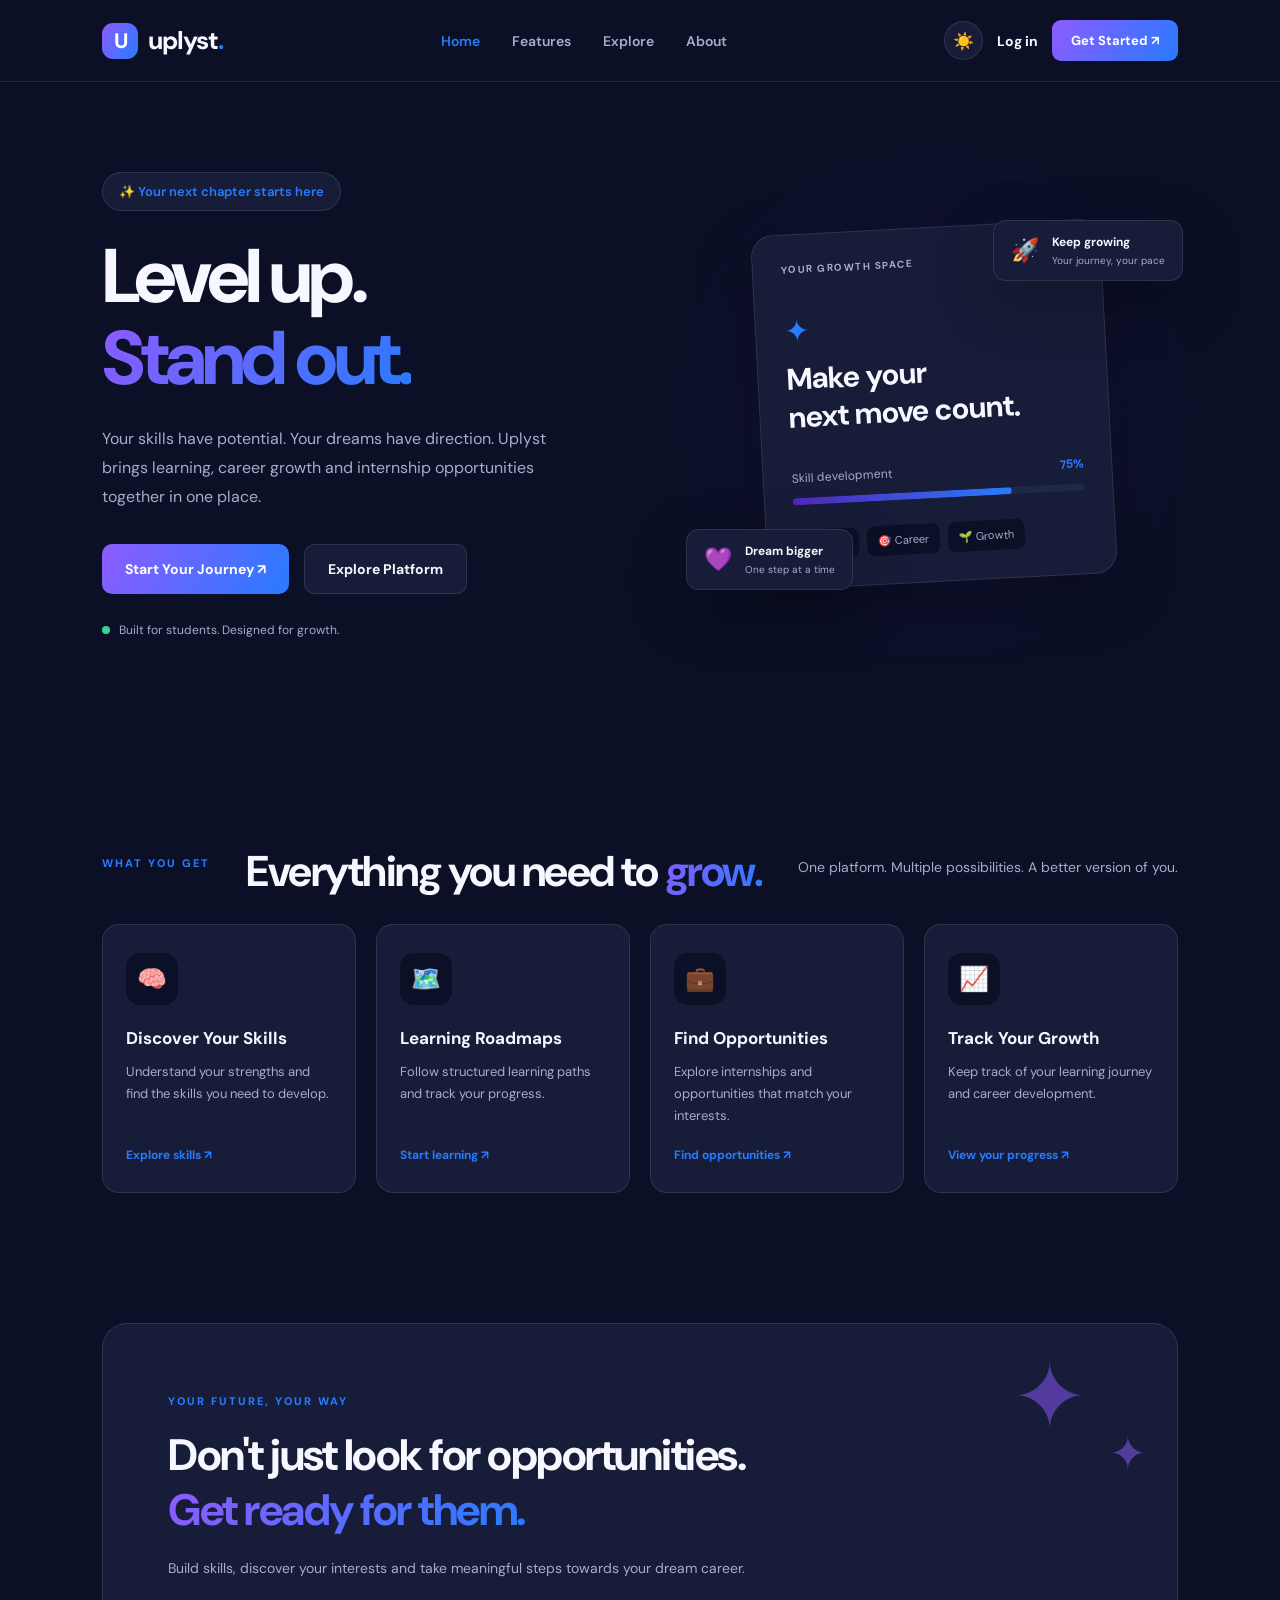
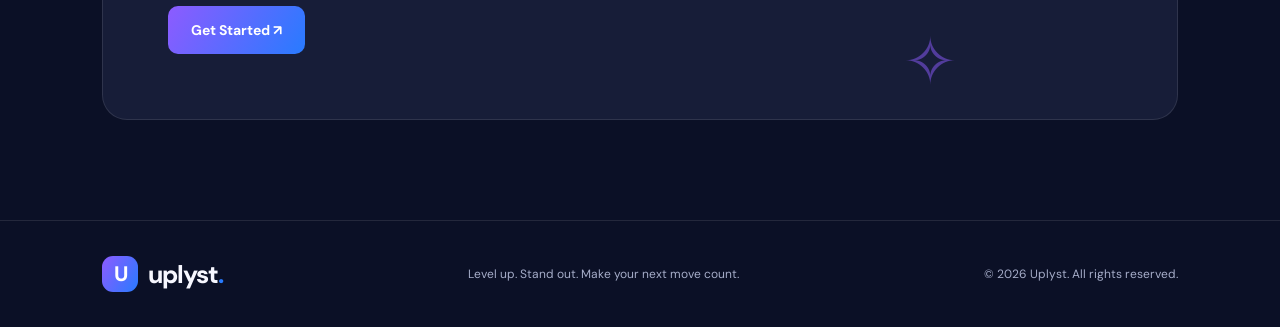
<file: frontend/index.html>
<!DOCTYPE html>
<html lang="en">
<head>
    <meta charset="UTF-8">
    <meta name="viewport" content="width=device-width, initial-scale=1.0">

    <title>Uplyst | Level Up. Stand Out.</title>

    <meta name="description" content="Discover your skills, explore career paths and find internship opportunities with Uplyst.">

    <!-- Google Fonts -->
    <link rel="preconnect" href="https://fonts.googleapis.com">
    <link rel="preconnect" href="https://fonts.gstatic.com" crossorigin>
    <link href="https://fonts.googleapis.com/css2?family=DM+Sans:wght@400;500;600;700;800&display=swap" rel="stylesheet">

    <!-- CSS -->
    <link rel="stylesheet" href="css/style.css">
</head>

<body>

    <!-- NAVIGATION BAR -->
    <header class="navbar">
        <a href="index.html" class="logo">
            <span class="logo-icon">U</span>
            <span>uplyst<span class="logo-dot">.</span></span>
        </a>

        <nav class="nav-links">
            <a href="#home" class="active">Home</a>
            <a href="#features">Features</a>
            <a href="#explore">Explore</a>
            <a href="#about">About</a>
        </nav>

        <div class="nav-actions">
            <button class="theme-toggle" id="themeToggle" aria-label="Switch theme">
                ☀️
            </button>

            <a href="login.html" class="login-btn">Log in</a>
            <a href="register.html" class="signup-btn">Get Started ↗</a>
        </div>
    </header>


    <!-- HERO SECTION -->
    <main>

        <section class="hero" id="home">

            <div class="hero-content">

                <div class="announcement">
                    ✨ Your next chapter starts here
                </div>

                <h1>
                    Level up.<br>
                    <span class="gradient-text">Stand out.</span>
                </h1>

                <p class="hero-description">
                    Your skills have potential. Your dreams have direction.
                    Uplyst brings learning, career growth and internship
                    opportunities together in one place.
                </p>

                <div class="hero-buttons">
                    <a href="register.html" class="primary-btn">
                        Start Your Journey ↗
                    </a>

                    <a href="#features" class="secondary-btn">
                        Explore Platform
                    </a>
                </div>

                <div class="hero-note">
                    <span class="status-dot"></span>
                    Built for students. Designed for growth.
                </div>

            </div>


            <!-- HERO VISUAL -->
            <div class="hero-visual">

                <div class="visual-glow"></div>

                <div class="floating-card card-one">
                    <span class="card-icon">🚀</span>
                    <div>
                        <strong>Keep growing</strong>
                        <small>Your journey, your pace</small>
                    </div>
                </div>

                <div class="main-visual-card">

                    <div class="visual-top">
                        <span>YOUR GROWTH SPACE</span>
                        <span class="live-dot"></span>
                    </div>

                    <div class="visual-heading">
                        <span>✦</span>
                        <h2>Make your<br>next move count.</h2>
                    </div>

                    <div class="progress-section">
                        <div class="progress-info">
                            <span>Skill development</span>
                            <strong>75%</strong>
                        </div>

                        <div class="progress-bar">
                            <div class="progress-fill"></div>
                        </div>
                    </div>

                    <div class="visual-tags">
                        <span>💻 Skills</span>
                        <span>🎯 Career</span>
                        <span>🌱 Growth</span>
                    </div>

                </div>

                <div class="floating-card card-two">
                    <span class="card-icon">💜</span>
                    <div>
                        <strong>Dream bigger</strong>
                        <small>One step at a time</small>
                    </div>
                </div>

            </div>

        </section>


        <!-- FEATURES SECTION -->
        <section class="features section-padding" id="features">

            <div class="section-heading">
                <span class="eyebrow">WHAT YOU GET</span>
                <h2>Everything you need to <span class="gradient-text">grow.</span></h2>
                <p>One platform. Multiple possibilities. A better version of you.</p>
            </div>

            <div class="feature-grid">

                <article class="feature-card">
                    <div class="feature-icon">🧠</div>
                    <h3>Discover Your Skills</h3>
                    <p>Understand your strengths and find the skills you need to develop.</p>
                    <a href="register.html">Explore skills ↗</a>
                </article>

                <article class="feature-card">
                    <div class="feature-icon">🗺️</div>
                    <h3>Learning Roadmaps</h3>
                    <p>Follow structured learning paths and track your progress.</p>
                    <a href="register.html">Start learning ↗</a>
                </article>

                <article class="feature-card">
                    <div class="feature-icon">💼</div>
                    <h3>Find Opportunities</h3>
                    <p>Explore internships and opportunities that match your interests.</p>
                    <a href="register.html">Find opportunities ↗</a>
                </article>

                <article class="feature-card">
                    <div class="feature-icon">📈</div>
                    <h3>Track Your Growth</h3>
                    <p>Keep track of your learning journey and career development.</p>
                    <a href="register.html">View your progress ↗</a>
                </article>

            </div>

        </section>


        <!-- EXPLORE SECTION -->
        <section class="explore section-padding" id="explore">

            <div class="explore-content">
                <span class="eyebrow">YOUR FUTURE, YOUR WAY</span>

                <h2>
                    Don't just look for opportunities.
                    <span class="gradient-text">Get ready for them.</span>
                </h2>

                <p>
                    Build skills, discover your interests and take meaningful
                    steps towards your dream career.
                </p>

                <a href="register.html" class="primary-btn">
                    Get Started ↗
                </a>
            </div>

            <div class="explore-decoration">
                <span>✦</span>
                <span>✧</span>
                <span>✦</span>
            </div>

        </section>

    </main>


    <!-- FOOTER -->
    <footer class="footer" id="about">

        <a href="index.html" class="logo">
            <span class="logo-icon">U</span>
            <span>uplyst<span class="logo-dot">.</span></span>
        </a>

        <p>Level up. Stand out. Make your next move count.</p>

        <span class="copyright">
            © 2026 Uplyst. All rights reserved.
        </span>

    </footer>


    <!-- JavaScript -->
    <script src="js/app.js"></script>

</body>
</html>
</file>
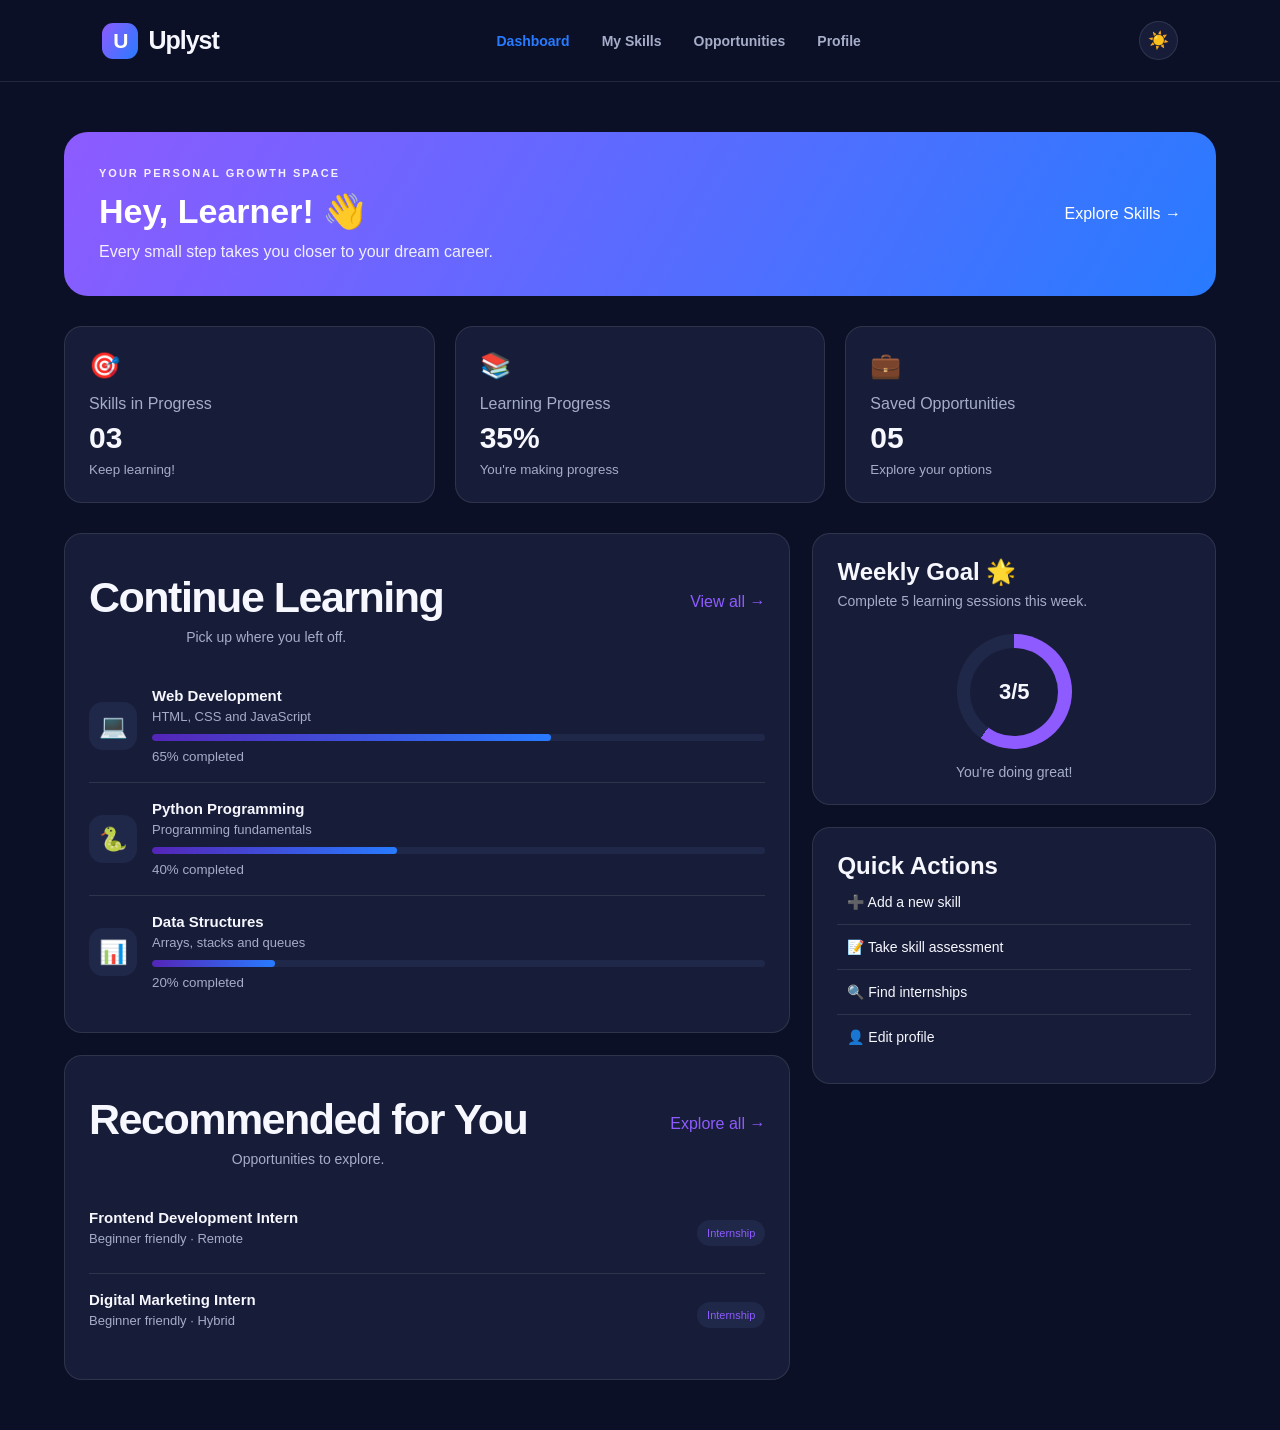
<file: frontend/dashboard.html>
<!DOCTYPE html>
<html lang="en">
<head>
    <meta charset="UTF-8">
    <meta name="viewport" content="width=device-width, initial-scale=1.0">
    <title>Dashboard | Uplyst</title>
    <link rel="stylesheet" href="css/style.css">
</head>
<body>

    <nav class="navbar">
        <a href="index.html" class="logo">
            <span class="logo-icon">U</span> Uplyst
        </a>

        <div class="nav-links">
            <a href="dashboard.html" class="active">Dashboard</a>
            <a href="#">My Skills</a>
            <a href="#">Opportunities</a>
            <a href="#">Profile</a>
        </div>

        <button id="themeToggle" class="theme-toggle">☀️</button>
    </nav>

    <main class="dashboard-container">

        <section class="dashboard-welcome">
            <div>
                <p class="dashboard-label">YOUR PERSONAL GROWTH SPACE</p>
                <h1>Hey, <span id="userName">Learner</span>! 👋</h1>
                <p>Every small step takes you closer to your dream career.</p>
            </div>
            <a href="#" class="btn btn-primary">Explore Skills →</a>
        </section>

        <section class="dashboard-stats">

            <div class="stat-card">
                <span class="stat-icon">🎯</span>
                <p>Skills in Progress</p>
                <h2>03</h2>
                <small>Keep learning!</small>
            </div>

            <div class="stat-card">
                <span class="stat-icon">📚</span>
                <p>Learning Progress</p>
                <h2>35%</h2>
                <small>You're making progress</small>
            </div>

            <div class="stat-card">
                <span class="stat-icon">💼</span>
                <p>Saved Opportunities</p>
                <h2>05</h2>
                <small>Explore your options</small>
            </div>

        </section>

        <section class="dashboard-content">

            <div class="dashboard-main">

                <div class="dashboard-card">
                    <div class="section-heading">
                        <div>
                            <h2>Continue Learning</h2>
                            <p>Pick up where you left off.</p>
                        </div>
                        <a href="#">View all →</a>
                    </div>

                    <div class="learning-item">
                        <div class="learning-icon">💻</div>
                        <div class="learning-info">
                            <h3>Web Development</h3>
                            <p>HTML, CSS and JavaScript</p>
                            <div class="progress-bar">
                                <div style="width: 65%"></div>
                            </div>
                            <small>65% completed</small>
                        </div>
                    </div>

                    <div class="learning-item">
                        <div class="learning-icon">🐍</div>
                        <div class="learning-info">
                            <h3>Python Programming</h3>
                            <p>Programming fundamentals</p>
                            <div class="progress-bar">
                                <div style="width: 40%"></div>
                            </div>
                            <small>40% completed</small>
                        </div>
                    </div>

                    <div class="learning-item">
                        <div class="learning-icon">📊</div>
                        <div class="learning-info">
                            <h3>Data Structures</h3>
                            <p>Arrays, stacks and queues</p>
                            <div class="progress-bar">
                                <div style="width: 20%"></div>
                            </div>
                            <small>20% completed</small>
                        </div>
                    </div>
                </div>

                <div class="dashboard-card">
                    <div class="section-heading">
                        <div>
                            <h2>Recommended for You</h2>
                            <p>Opportunities to explore.</p>
                        </div>
                        <a href="#">Explore all →</a>
                    </div>

                    <div class="opportunity-item">
                        <div>
                            <h3>Frontend Development Intern</h3>
                            <p>Beginner friendly · Remote</p>
                        </div>
                        <span class="opportunity-tag">Internship</span>
                    </div>

                    <div class="opportunity-item">
                        <div>
                            <h3>Digital Marketing Intern</h3>
                            <p>Beginner friendly · Hybrid</p>
                        </div>
                        <span class="opportunity-tag">Internship</span>
                    </div>

                </div>

            </div>

            <aside class="dashboard-sidebar">

                <div class="dashboard-card">
                    <h2>Weekly Goal 🌟</h2>
                    <p>Complete 5 learning sessions this week.</p>

                    <div class="goal-progress">
                        <div class="goal-circle">
                            <span>3/5</span>
                        </div>
                    </div>

                    <p class="goal-caption">You're doing great!</p>
                </div>

                <div class="dashboard-card">
                    <h2>Quick Actions</h2>
                    <a href="#" class="quick-action">➕ Add a new skill</a>
                    <a href="#" class="quick-action">📝 Take skill assessment</a>
                    <a href="#" class="quick-action">🔍 Find internships</a>
                    <a href="#" class="quick-action">👤 Edit profile</a>
                </div>

            </aside>

        </section>

    </main>

    <script src="js/app.js"></script>

</body>
</html>
</file>
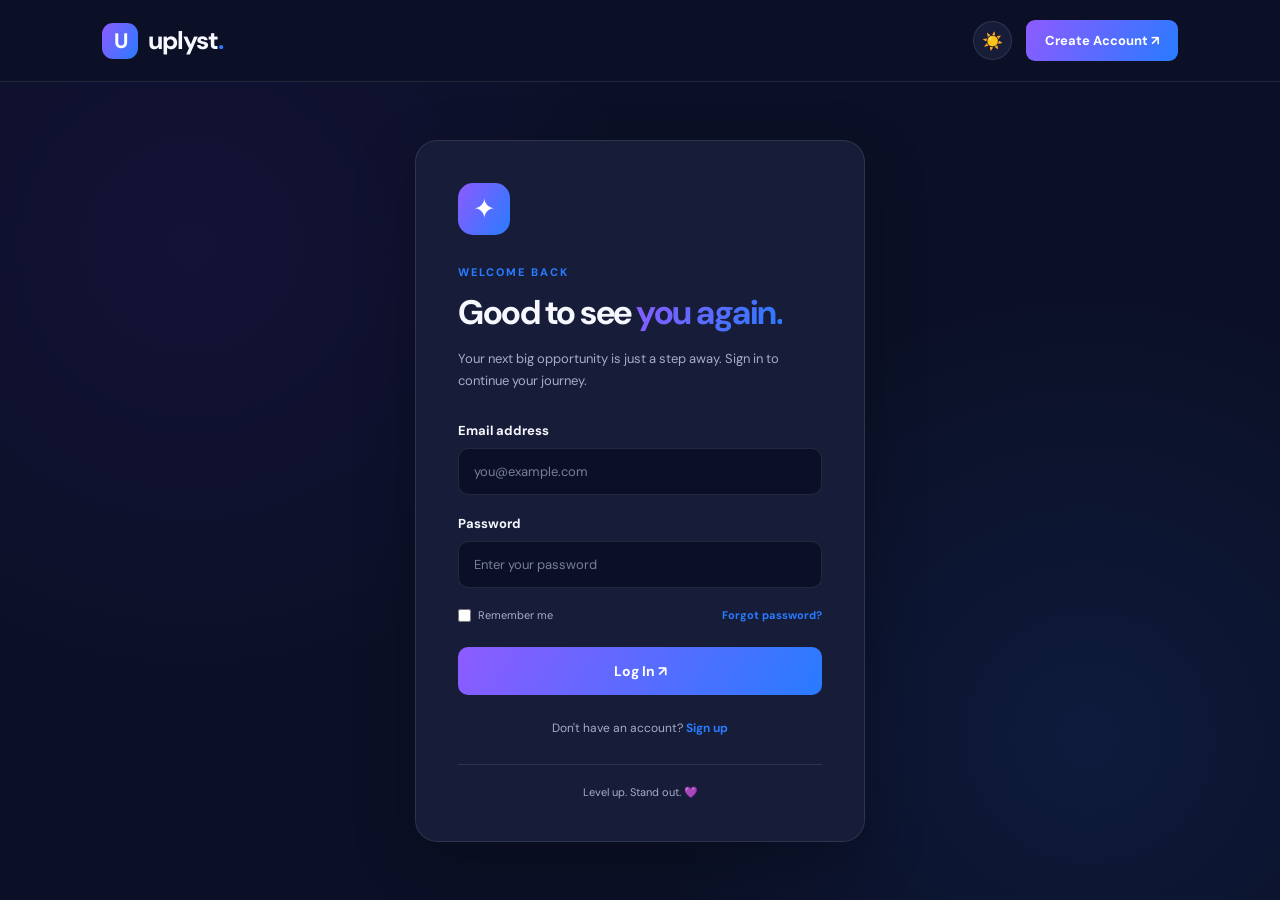
<file: frontend/login.html>
<!DOCTYPE html>
<html lang="en">
<head>
    <meta charset="UTF-8">
    <meta name="viewport" content="width=device-width, initial-scale=1.0">

    <title>Login | Uplyst</title>

    <link rel="preconnect" href="https://fonts.googleapis.com">
    <link href="https://fonts.googleapis.com/css2?family=DM+Sans:wght@400;500;600;700;800&display=swap" rel="stylesheet">

    <link rel="stylesheet" href="css/style.css">
</head>

<body class="auth-page">

    <header class="navbar">
        <a href="index.html" class="logo">
            <span class="logo-icon">U</span>
            <span>uplyst<span class="logo-dot">.</span></span>
        </a>

        <div class="nav-actions">
            <button class="theme-toggle" id="themeToggle" aria-label="Switch theme">
                ☀️
            </button>
            <a href="register.html" class="signup-btn">Create Account ↗</a>
        </div>
    </header>

    <main class="auth-container">

        <section class="auth-card">

            <div class="auth-icon">✦</div>

            <span class="eyebrow">WELCOME BACK</span>

            <h1>Good to see <span class="gradient-text">you again.</span></h1>

            <p class="auth-description">
                Your next big opportunity is just a step away.
                Sign in to continue your journey.
            </p>

            <form id="loginForm">

                <div class="form-group">
                    <label for="email">Email address</label>
                    <input
                        type="email"
                        id="email"
                        placeholder="you@example.com"
                        required
                    >
                </div>

                <div class="form-group">
                    <label for="password">Password</label>
                    <input
                        type="password"
                        id="password"
                        placeholder="Enter your password"
                        required
                    >
                </div>

                <div class="form-options">
                    <label class="remember-option">
                        <input type="checkbox" id="remember">
                        Remember me
                    </label>

                    <a href="#" class="forgot-link">Forgot password?</a>
                </div>

                <button type="submit" class="auth-submit">
                    Log In ↗
                </button>

            </form>

            <p class="auth-switch">
                Don't have an account?
                <a href="register.html">Sign up</a>
            </p>

            <div class="auth-footer">
                Level up. Stand out. 💜
            </div>

        </section>

    </main>

    <script src="js/app.js"></script>

</body>
</html>
</file>
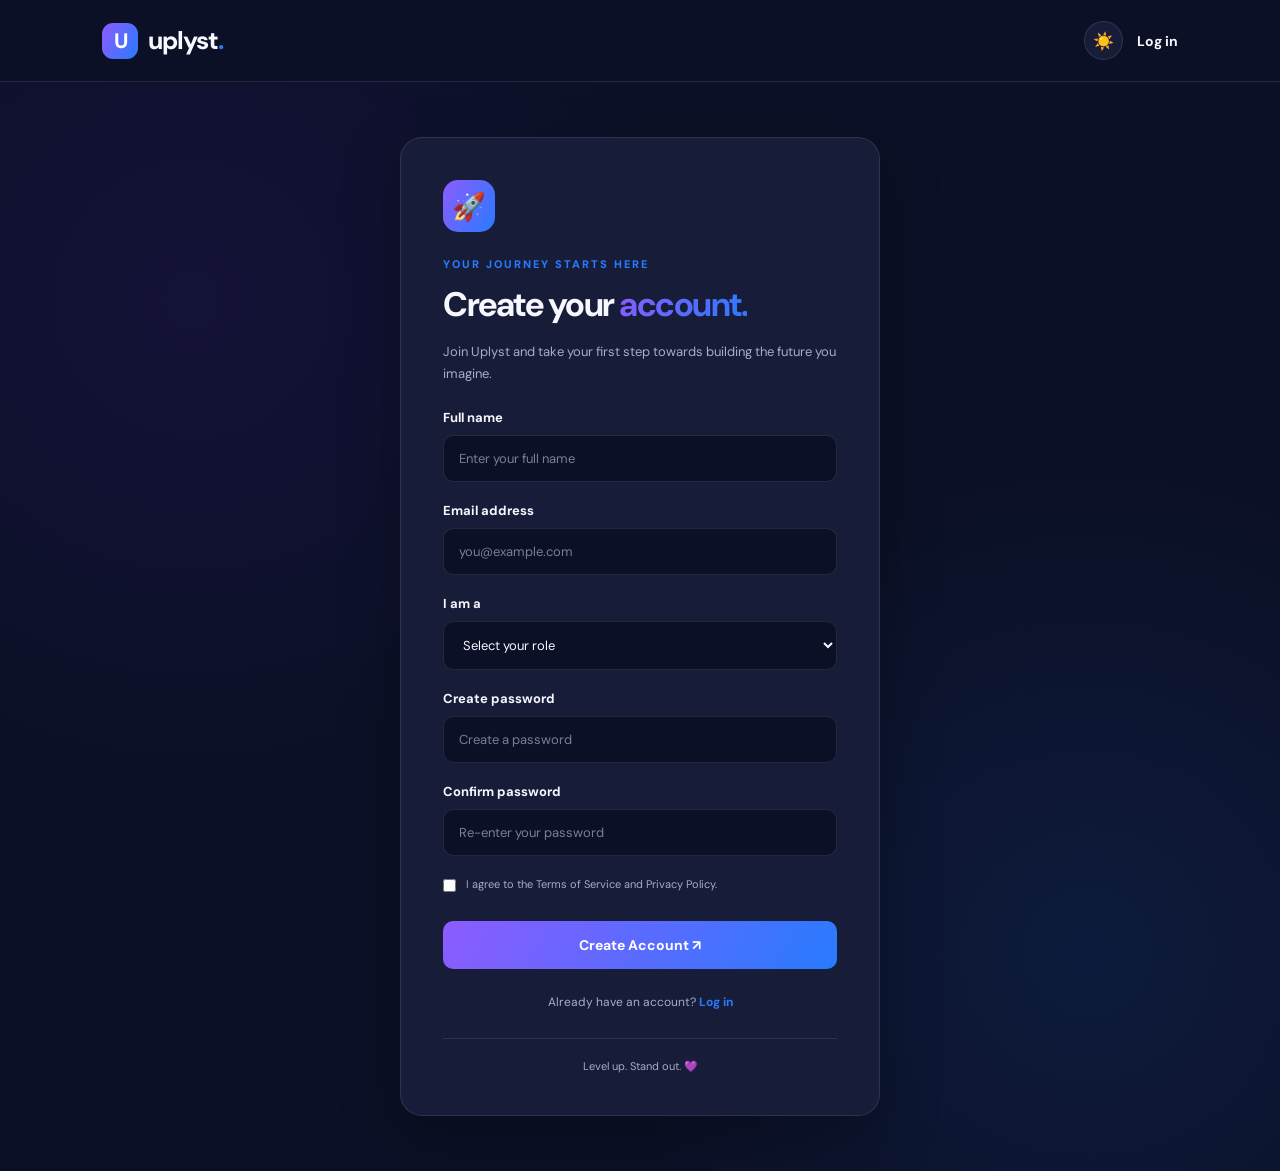
<file: frontend/register.html>
<!DOCTYPE html>
<html lang="en">
<head>
    <meta charset="UTF-8">
    <meta name="viewport" content="width=device-width, initial-scale=1.0">

    <title>Create Account | Uplyst</title>

    <link rel="preconnect" href="https://fonts.googleapis.com">
    <link href="https://fonts.googleapis.com/css2?family=DM+Sans:wght@400;500;600;700;800&display=swap" rel="stylesheet">

    <link rel="stylesheet" href="css/style.css">
</head>

<body class="auth-page">

    <!-- NAVBAR -->
    <header class="navbar">

        <a href="index.html" class="logo">
            <span class="logo-icon">U</span>
            <span>uplyst<span class="logo-dot">.</span></span>
        </a>

        <div class="nav-actions">
            <button class="theme-toggle" id="themeToggle" aria-label="Switch theme">
                ☀️
            </button>

            <a href="login.html" class="login-btn">Log in</a>
        </div>

    </header>


    <!-- REGISTRATION -->
    <main class="auth-container">

        <section class="auth-card register-card">

            <div class="auth-icon">🚀</div>

            <span class="eyebrow">YOUR JOURNEY STARTS HERE</span>

            <h1>Create your <span class="gradient-text">account.</span></h1>

            <p class="auth-description">
                Join Uplyst and take your first step towards
                building the future you imagine.
            </p>


            <form id="registerForm">

                <div class="form-group">
                    <label for="fullName">Full name</label>
                    <input
                        type="text"
                        id="fullName"
                        placeholder="Enter your full name"
                        required
                    >
                </div>


                <div class="form-group">
                    <label for="email">Email address</label>
                    <input
                        type="email"
                        id="email"
                        placeholder="you@example.com"
                        required
                    >
                </div>


                <div class="form-group">
                    <label for="role">I am a</label>

                    <select id="role" required>
                        <option value="" disabled selected>Select your role</option>
                        <option value="student">Student</option>
                        <option value="graduate">Graduate</option>
                        <option value="professional">Working Professional</option>
                    </select>
                </div>


                <div class="form-group">
                    <label for="password">Create password</label>
                    <input
                        type="password"
                        id="password"
                        placeholder="Create a password"
                        minlength="8"
                        required
                    >
                </div>


                <div class="form-group">
                    <label for="confirmPassword">Confirm password</label>
                    <input
                        type="password"
                        id="confirmPassword"
                        placeholder="Re-enter your password"
                        minlength="8"
                        required
                    >
                </div>


                <label class="terms-option">
                    <input type="checkbox" id="terms" required>
                    <span>
                        I agree to the Terms of Service and Privacy Policy.
                    </span>
                </label>


                <button type="submit" class="auth-submit">
                    Create Account ↗
                </button>

            </form>


            <p class="auth-switch">
                Already have an account?
                <a href="login.html">Log in</a>
            </p>


            <div class="auth-footer">
                Level up. Stand out. 💜
            </div>

        </section>

    </main>


    <script src="js/app.js"></script>
<script src="js/auth.js"></script>

</body>
</html>
</file>
<file: frontend/css/style.css>
/* =================================
   UPLYST - MAIN STYLESHEET
   Level up. Stand out.
================================= */

/* 1. DARK MODE COLORS */

:root {
    --bg: #0B1026;
    --surface: #171D38;
    --surface-hover: #202849;
    --text: #F7F7FF;
    --muted: #A6ADC9;
    --primary: #5425B8;
    --secondary: #287BFF;
    --accent: #8D5BFF;
    --border: rgba(255,255,255,0.10);
    --gradient: linear-gradient(120deg, #8D5BFF, #287BFF);
    --shadow: 0 20px 60px rgba(0,0,0,0.25);
}

/* 2. LIGHT MODE COLORS */

[data-theme="light"] {
    --bg: #FFF5F1;
    --surface: #FFFFFF;
    --surface-hover: #FFF0F5;
    --text: #30213D;
    --muted: #806D83;
    --primary: #A875E8;
    --secondary: #E78BAE;
    --accent: #C084FC;
    --border: rgba(80,40,90,0.12);
    --gradient: linear-gradient(120deg, #FF9EAE, #A875E8);
    --shadow: 0 15px 45px rgba(170,100,140,0.12);
}


/* 3. GENERAL STYLES */

* {
    margin: 0;
    padding: 0;
    box-sizing: border-box;
}

html {
    scroll-behavior: smooth;
}

body {
    font-family: 'DM Sans', sans-serif;
    background: var(--bg);
    color: var(--text);
    transition: background 0.35s ease, color 0.35s ease;
    overflow-x: hidden;
}

a {
    text-decoration: none;
    color: inherit;
}

button {
    font-family: inherit;
    cursor: pointer;
}

.section-padding {
    padding: 100px 8%;
}


/* 4. NAVIGATION BAR */

.navbar {
    width: 100%;
    min-height: 82px;
    padding: 15px 8%;
    display: flex;
    align-items: center;
    justify-content: space-between;
    gap: 25px;
    border-bottom: 1px solid var(--border);
    background: var(--bg);
    position: sticky;
    top: 0;
    z-index: 100;
    backdrop-filter: blur(15px);
}

.logo {
    display: flex;
    align-items: center;
    gap: 10px;
    font-size: 25px;
    font-weight: 800;
    letter-spacing: -1px;
}

.logo-icon {
    width: 36px;
    height: 36px;
    display: grid;
    place-items: center;
    border-radius: 11px;
    color: white;
    background: var(--gradient);
    font-size: 21px;
}

.logo-dot {
    color: var(--secondary);
}

.nav-links {
    display: flex;
    align-items: center;
    gap: 32px;
}

.nav-links a {
    color: var(--muted);
    font-size: 14px;
    font-weight: 600;
    transition: 0.3s;
}

.nav-links a:hover,
.nav-links a.active {
    color: var(--secondary);
}

.nav-actions {
    display: flex;
    align-items: center;
    gap: 14px;
}

.theme-toggle {
    width: 39px;
    height: 39px;
    border: 1px solid var(--border);
    border-radius: 50%;
    background: var(--surface);
    color: var(--text);
    font-size: 17px;
    transition: 0.3s;
}

.theme-toggle:hover {
    transform: rotate(20deg);
}

.login-btn {
    font-size: 14px;
    font-weight: 700;
}

.signup-btn {
    padding: 12px 19px;
    border-radius: 9px;
    background: var(--gradient);
    color: white;
    font-size: 13px;
    font-weight: 700;
    transition: 0.3s;
}

.signup-btn:hover,
.primary-btn:hover {
    transform: translateY(-3px);
    box-shadow: var(--shadow);
}


/* 5. HERO SECTION */

.hero {
    min-height: 620px;
    padding: 90px 8%;
    display: grid;
    grid-template-columns: 1.05fr 0.95fr;
    align-items: center;
    gap: 50px;
}

.hero-content {
    max-width: 600px;
}

.announcement {
    display: inline-block;
    padding: 10px 16px;
    border: 1px solid var(--border);
    border-radius: 30px;
    background: var(--surface);
    color: var(--secondary);
    font-size: 13px;
    font-weight: 600;
    margin-bottom: 25px;
}

.hero h1 {
    font-size: clamp(48px, 6vw, 76px);
    line-height: 1.08;
    font-weight: 800;
    letter-spacing: -4px;
}

.gradient-text {
    background: var(--gradient);
    background-clip: text;
    -webkit-background-clip: text;
    color: transparent;
}

.hero-description {
    max-width: 490px;
    margin-top: 25px;
    color: var(--muted);
    font-size: 16px;
    line-height: 1.8;
}

.hero-buttons {
    display: flex;
    flex-wrap: wrap;
    gap: 15px;
    margin-top: 32px;
}

.primary-btn,
.secondary-btn {
    display: inline-flex;
    justify-content: center;
    align-items: center;
    padding: 15px 23px;
    border-radius: 10px;
    font-size: 14px;
    font-weight: 700;
    transition: 0.3s;
}

.primary-btn {
    background: var(--gradient);
    color: white;
}

.secondary-btn {
    border: 1px solid var(--border);
    background: var(--surface);
}

.secondary-btn:hover {
    background: var(--surface-hover);
}

.hero-note {
    margin-top: 28px;
    display: flex;
    align-items: center;
    gap: 9px;
    color: var(--muted);
    font-size: 12px;
}

.status-dot,
.live-dot {
    width: 8px;
    height: 8px;
    border-radius: 50%;
    background: #36D399;
    display: inline-block;
}


/* 6. HERO VISUAL */

.hero-visual {
    min-height: 410px;
    display: flex;
    justify-content: center;
    align-items: center;
    position: relative;
}

.visual-glow {
    width: 300px;
    height: 300px;
    border-radius: 50%;
    background: var(--primary);
    opacity: 0.18;
    filter: blur(90px);
    position: absolute;
}

.main-visual-card {
    width: 350px;
    min-height: 330px;
    padding: 28px;
    border: 1px solid var(--border);
    border-radius: 22px;
    background: var(--surface);
    box-shadow: var(--shadow);
    position: relative;
    z-index: 2;
    transform: rotate(-3deg);
    transition: 0.3s;
}

.main-visual-card:hover {
    transform: rotate(0deg) scale(1.02);
}

.visual-top {
    display: flex;
    align-items: center;
    justify-content: space-between;
    color: var(--muted);
    font-size: 10px;
    font-weight: 700;
    letter-spacing: 1.5px;
}

.visual-heading {
    margin-top: 35px;
}

.visual-heading span {
    font-size: 30px;
    color: var(--secondary);
}

.visual-heading h2 {
    font-size: 30px;
    line-height: 1.25;
    margin-top: 10px;
    letter-spacing: -1px;
}

.progress-section {
    margin-top: 35px;
}

.progress-info {
    display: flex;
    justify-content: space-between;
    font-size: 12px;
    color: var(--muted);
    margin-bottom: 12px;
}

.progress-info strong {
    color: var(--secondary);
}

.progress-bar {
    height: 8px;
    border-radius: 20px;
    background: var(--bg);
    overflow: hidden;
}

.progress-fill {
    height: 100%;
    width: 75%;
    background: var(--gradient);
    border-radius: 20px;
}

.visual-tags {
    display: flex;
    gap: 8px;
    margin-top: 25px;
    flex-wrap: wrap;
}

.visual-tags span {
    padding: 8px 11px;
    background: var(--bg);
    border-radius: 8px;
    font-size: 11px;
    color: var(--muted);
}

.floating-card {
    display: flex;
    align-items: center;
    gap: 12px;
    padding: 13px 17px;
    border: 1px solid var(--border);
    border-radius: 13px;
    background: var(--surface);
    box-shadow: var(--shadow);
    position: absolute;
    z-index: 3;
    animation: float 4s ease-in-out infinite;
}

.card-one {
    top: 20px;
    right: -5px;
}

.card-two {
    bottom: 20px;
    left: -5px;
    animation-delay: 1s;
}

.card-icon {
    font-size: 23px;
}

.floating-card strong,
.floating-card small {
    display: block;
}

.floating-card strong {
    font-size: 12px;
}

.floating-card small {
    font-size: 10px;
    color: var(--muted);
    margin-top: 4px;
}

@keyframes float {
    0%, 100% {
        transform: translateY(0);
    }
    50% {
        transform: translateY(-12px);
    }
}


/* 7. SECTION HEADINGS */

.section-heading {
    text-align: center;
    margin-bottom: 55px;
}

.eyebrow {
    color: var(--secondary);
    font-size: 11px;
    font-weight: 800;
    letter-spacing: 2px;
}

.section-heading h2 {
    font-size: clamp(30px, 4vw, 43px);
    margin-top: 15px;
    letter-spacing: -1.5px;
}

.section-heading p {
    margin-top: 14px;
    color: var(--muted);
    font-size: 14px;
}


/* 8. FEATURE CARDS */

.feature-grid {
    display: grid;
    grid-template-columns: repeat(4, 1fr);
    gap: 20px;
}

.feature-card {
    padding: 28px 23px;
    border: 1px solid var(--border);
    border-radius: 17px;
    background: var(--surface);
    transition: 0.3s;
}

.feature-card:hover {
    transform: translateY(-8px);
    border-color: var(--accent);
    background: var(--surface-hover);
}

.feature-icon {
    width: 52px;
    height: 52px;
    display: grid;
    place-items: center;
    background: var(--bg);
    border-radius: 14px;
    font-size: 24px;
    margin-bottom: 22px;
}

.feature-card h3 {
    font-size: 17px;
    margin-bottom: 12px;
}

.feature-card p {
    color: var(--muted);
    font-size: 13px;
    line-height: 1.7;
    min-height: 66px;
}

.feature-card a {
    display: inline-block;
    margin-top: 20px;
    color: var(--secondary);
    font-size: 12px;
    font-weight: 700;
}


/* 9. EXPLORE SECTION */

.explore {
    margin: 30px 8% 100px;
    padding: 65px;
    border: 1px solid var(--border);
    border-radius: 25px;
    background: var(--surface);
    position: relative;
    overflow: hidden;
}

.explore-content {
    max-width: 650px;
    position: relative;
    z-index: 2;
}

.explore h2 {
    font-size: clamp(30px, 4vw, 44px);
    line-height: 1.25;
    margin: 18px 0;
    letter-spacing: -1.5px;
}

.explore p {
    color: var(--muted);
    font-size: 14px;
    line-height: 1.8;
    margin-bottom: 25px;
}

.explore-decoration span {
    position: absolute;
    color: var(--accent);
    opacity: 0.5;
    font-size: 90px;
}

.explore-decoration span:nth-child(1) {
    top: 15px;
    right: 90px;
}

.explore-decoration span:nth-child(2) {
    bottom: 15px;
    right: 220px;
    font-size: 65px;
}

.explore-decoration span:nth-child(3) {
    top: 100px;
    right: 30px;
    font-size: 45px;
}


/* 10. FOOTER */

.footer {
    padding: 35px 8%;
    border-top: 1px solid var(--border);
    display: flex;
    align-items: center;
    justify-content: space-between;
    gap: 20px;
    flex-wrap: wrap;
}

.footer p,
.copyright {
    color: var(--muted);
    font-size: 12px;
}


/* 11. RESPONSIVE DESIGN */

@media (max-width: 1000px) {

    .nav-links {
        gap: 16px;
    }

    .hero {
        gap: 20px;
        padding: 75px 6%;
    }

    .feature-grid {
        grid-template-columns: repeat(2, 1fr);
    }
}

@media (max-width: 700px) {

    .navbar {
        padding: 15px 5%;
        flex-wrap: wrap;
    }

    .nav-links {
        order: 3;
        width: 100%;
        justify-content: center;
        gap: 20px;
        padding-top: 10px;
    }

    .nav-links a {
        font-size: 12px;
    }

    .nav-actions {
        gap: 10px;
    }

    .signup-btn {
        padding: 10px 12px;
        font-size: 11px;
    }

    .hero {
        grid-template-columns: 1fr;
        padding: 65px 6%;
        text-align: center;
    }

    .hero-content {
        margin: auto;
    }

    .hero-description {
        margin-left: auto;
        margin-right: auto;
    }

    .hero-buttons,
    .hero-note {
        justify-content: center;
    }

    .hero-visual {
        margin-top: 25px;
        min-height: 380px;
    }

    .main-visual-card {
        width: min(330px, 90%);
    }

    .card-one {
        right: 0;
    }

    .card-two {
        left: 0;
    }

    .section-padding {
        padding: 70px 6%;
    }

    .explore {
        margin: 20px 5% 70px;
        padding: 40px 25px;
    }

    .footer {
        justify-content: center;
        text-align: center;
        flex-direction: column;
    }
}

@media (max-width: 450px) {

    .feature-grid {
        grid-template-columns: 1fr;
    }

    .hero h1 {
        letter-spacing: -2px;
    }

    .nav-links {
        gap: 13px;
    }

    .login-btn {
        font-size: 12px;
    }

    .floating-card {
        padding: 10px;
    }
}


/* =================================
   UPLYST - LOGIN PAGE
================================= */

.auth-page {
    min-height: 100vh;
}

.auth-container {
    min-height: calc(100vh - 82px);
    display: flex;
    justify-content: center;
    align-items: center;
    padding: 55px 20px;
    background:
        radial-gradient(circle at 15% 20%, rgba(84,37,184,0.12), transparent 35%),
        radial-gradient(circle at 85% 80%, rgba(40,123,255,0.10), transparent 35%),
        var(--bg);
}

.auth-card {
    width: 100%;
    max-width: 450px;
    padding: 42px;
    background: var(--surface);
    border: 1px solid var(--border);
    border-radius: 22px;
    box-shadow: var(--shadow);
}

.auth-icon {
    width: 52px;
    height: 52px;
    display: grid;
    place-items: center;
    background: var(--gradient);
    color: white;
    border-radius: 15px;
    font-size: 27px;
    margin-bottom: 25px;
}

.auth-card h1 {
    font-size: 34px;
    line-height: 1.2;
    letter-spacing: -1.5px;
    margin-top: 12px;
}

.auth-description {
    color: var(--muted);
    font-size: 13px;
    line-height: 1.7;
    margin: 15px 0 30px;
}

.form-group {
    display: flex;
    flex-direction: column;
    gap: 9px;
    margin-bottom: 20px;
}

.form-group label {
    font-size: 13px;
    font-weight: 700;
}

.form-group input {
    width: 100%;
    padding: 14px 15px;
    border: 1px solid var(--border);
    border-radius: 10px;
    outline: none;
    background: var(--bg);
    color: var(--text);
    font-family: inherit;
    font-size: 13px;
    transition: 0.3s;
}

.form-group input::placeholder {
    color: var(--muted);
    opacity: 0.7;
}

.form-group input:focus {
    border-color: var(--accent);
    box-shadow: 0 0 0 3px rgba(141,91,255,0.12);
}

.form-options {
    display: flex;
    justify-content: space-between;
    align-items: center;
    gap: 10px;
    margin: 5px 0 25px;
    font-size: 11px;
}

.remember-option {
    display: flex;
    align-items: center;
    gap: 7px;
    color: var(--muted);
}

.remember-option input {
    accent-color: var(--primary);
}

.forgot-link,
.auth-switch a {
    color: var(--secondary);
    font-weight: 700;
}

.auth-submit {
    width: 100%;
    padding: 15px;
    border: none;
    border-radius: 10px;
    background: var(--gradient);
    color: white;
    font-size: 14px;
    font-weight: 700;
    transition: 0.3s;
}

.auth-submit:hover {
    transform: translateY(-3px);
    box-shadow: var(--shadow);
}

.auth-switch {
    text-align: center;
    color: var(--muted);
    font-size: 12px;
    margin-top: 25px;
}

.auth-footer {
    border-top: 1px solid var(--border);
    margin-top: 28px;
    padding-top: 20px;
    text-align: center;
    color: var(--muted);
    font-size: 11px;
}

[data-theme="light"] .auth-container {
    background:
        radial-gradient(circle at 15% 20%, rgba(255,182,203,0.30), transparent 35%),
        radial-gradient(circle at 85% 80%, rgba(168,117,232,0.20), transparent 35%),
        var(--bg);
}

@media (max-width: 500px) {
    .auth-card {
        padding: 28px 22px;
    }

    .auth-card h1 {
        font-size: 29px;
    }

    .form-options {
        flex-wrap: wrap;
    }
}


/* =================================
   UPLYST - REGISTRATION PAGE
================================= */

.register-card {
    max-width: 480px;
}

.register-card .auth-icon {
    margin-bottom: 20px;
}

.register-card .auth-description {
    margin-bottom: 24px;
}

.form-group select {
    width: 100%;
    padding: 14px 15px;
    border: 1px solid var(--border);
    border-radius: 10px;
    outline: none;
    background: var(--bg);
    color: var(--text);
    font-family: inherit;
    font-size: 13px;
    cursor: pointer;
}

.form-group select:focus {
    border-color: var(--accent);
    box-shadow: 0 0 0 3px rgba(141,91,255,0.12);
}

.form-group select option {
    background: var(--surface);
    color: var(--text);
}

.terms-option {
    display: flex;
    align-items: flex-start;
    gap: 10px;
    color: var(--muted);
    font-size: 11px;
    line-height: 1.6;
    margin: 5px 0 22px;
}

.terms-option input {
    margin-top: 3px;
    accent-color: var(--primary);
    flex-shrink: 0;
}

.register-card .auth-submit {
    margin-top: 5px;
}


/* =================================
   UPLYST - DASHBOARD
================================= */

.dashboard-container {
    width: min(1200px, 90%);
    margin: 50px auto;
}

.dashboard-welcome {
    display: flex;
    justify-content: space-between;
    align-items: center;
    gap: 25px;
    padding: 35px;
    border-radius: 24px;
    background: var(--gradient);
    color: white;
    margin-bottom: 30px;
}

.dashboard-label {
    font-size: 11px;
    letter-spacing: 2px;
    font-weight: 700;
}

.dashboard-welcome h1 {
    font-size: 34px;
    margin: 12px 0;
}

.dashboard-welcome p {
    opacity: 0.9;
}

.dashboard-stats {
    display: grid;
    grid-template-columns: repeat(3, 1fr);
    gap: 20px;
    margin-bottom: 30px;
}

.stat-card,
.dashboard-card {
    background: var(--surface);
    border: 1px solid var(--border);
    border-radius: 18px;
    padding: 24px;
}

.stat-icon {
    font-size: 25px;
}

.stat-card p {
    color: var(--muted);
    margin: 15px 0 8px;
}

.stat-card h2 {
    font-size: 30px;
    margin-bottom: 5px;
}

.stat-card small,
.learning-info small {
    color: var(--muted);
}

.dashboard-content {
    display: grid;
    grid-template-columns: 1.8fr 1fr;
    gap: 22px;
}

.dashboard-main,
.dashboard-sidebar {
    display: flex;
    flex-direction: column;
    gap: 22px;
}

.section-heading {
    display: flex;
    justify-content: space-between;
    align-items: center;
    gap: 10px;
    margin-bottom: 25px;
}

.section-heading p,
.dashboard-card > p {
    color: var(--muted);
    margin-top: 7px;
    font-size: 14px;
}

.section-heading a {
    color: var(--accent);
    text-decoration: none;
    white-space: nowrap;
}

.learning-item {
    display: flex;
    align-items: center;
    gap: 15px;
    padding: 17px 0;
    border-bottom: 1px solid var(--border);
}

.learning-item:last-child {
    border-bottom: none;
}

.learning-icon {
    width: 48px;
    height: 48px;
    display: grid;
    place-items: center;
    border-radius: 14px;
    background: var(--surface-hover);
    font-size: 23px;
    flex-shrink: 0;
}

.learning-info {
    flex: 1;
}

.learning-info h3,
.opportunity-item h3 {
    font-size: 15px;
    margin-bottom: 5px;
}

.learning-info p,
.opportunity-item p {
    color: var(--muted);
    font-size: 13px;
    margin-bottom: 10px;
}

.progress-bar {
    width: 100%;
    height: 7px;
    background: var(--surface-hover);
    border-radius: 20px;
    overflow: hidden;
    margin: 10px 0 6px;
}

.progress-bar div {
    height: 100%;
    background: linear-gradient(90deg, var(--primary), var(--secondary));
    border-radius: 20px;
}

.opportunity-item {
    display: flex;
    justify-content: space-between;
    align-items: center;
    gap: 10px;
    padding: 17px 0;
    border-bottom: 1px solid var(--border);
}

.opportunity-item:last-child {
    border-bottom: none;
}

.opportunity-tag {
    font-size: 11px;
    padding: 7px 10px;
    border-radius: 20px;
    background: var(--surface-hover);
    color: var(--accent);
    white-space: nowrap;
}

.goal-progress {
    display: flex;
    justify-content: center;
    margin: 25px 0 15px;
}

.goal-circle {
    width: 115px;
    height: 115px;
    border-radius: 50%;
    display: grid;
    place-items: center;
    background: conic-gradient(
        var(--accent) 60%,
        var(--surface-hover) 60%
    );
    position: relative;
    font-size: 22px;
    font-weight: 700;
}

.goal-circle::before {
    content: "";
    position: absolute;
    width: 88px;
    height: 88px;
    background: var(--surface);
    border-radius: 50%;
}

.goal-circle span {
    position: relative;
    z-index: 1;
}

.goal-caption {
    text-align: center;
    color: var(--accent);
}

.quick-action {
    display: block;
    text-decoration: none;
    color: var(--text);
    padding: 14px 10px;
    border-bottom: 1px solid var(--border);
    font-size: 14px;
    transition: 0.2s;
}

.quick-action:hover {
    color: var(--accent);
    padding-left: 16px;
}

.quick-action:last-child {
    border-bottom: none;
}

/* Dashboard responsive design */

@media (max-width: 850px) {
    .dashboard-content {
        grid-template-columns: 1fr;
    }

    .dashboard-welcome {
        align-items: flex-start;
        flex-direction: column;
    }
}

@media (max-width: 600px) {
    .dashboard-container {
        margin: 25px auto;
    }

    .dashboard-stats {
        grid-template-columns: 1fr;
    }

    .dashboard-welcome {
        padding: 25px;
    }

    .dashboard-welcome h1 {
        font-size: 27px;
    }

    .dashboard-card {
        padding: 18px;
    }

    .section-heading {
        align-items: flex-start;
    }

    .opportunity-item {
        align-items: flex-start;
        flex-direction: column;
    }
}
</file>
